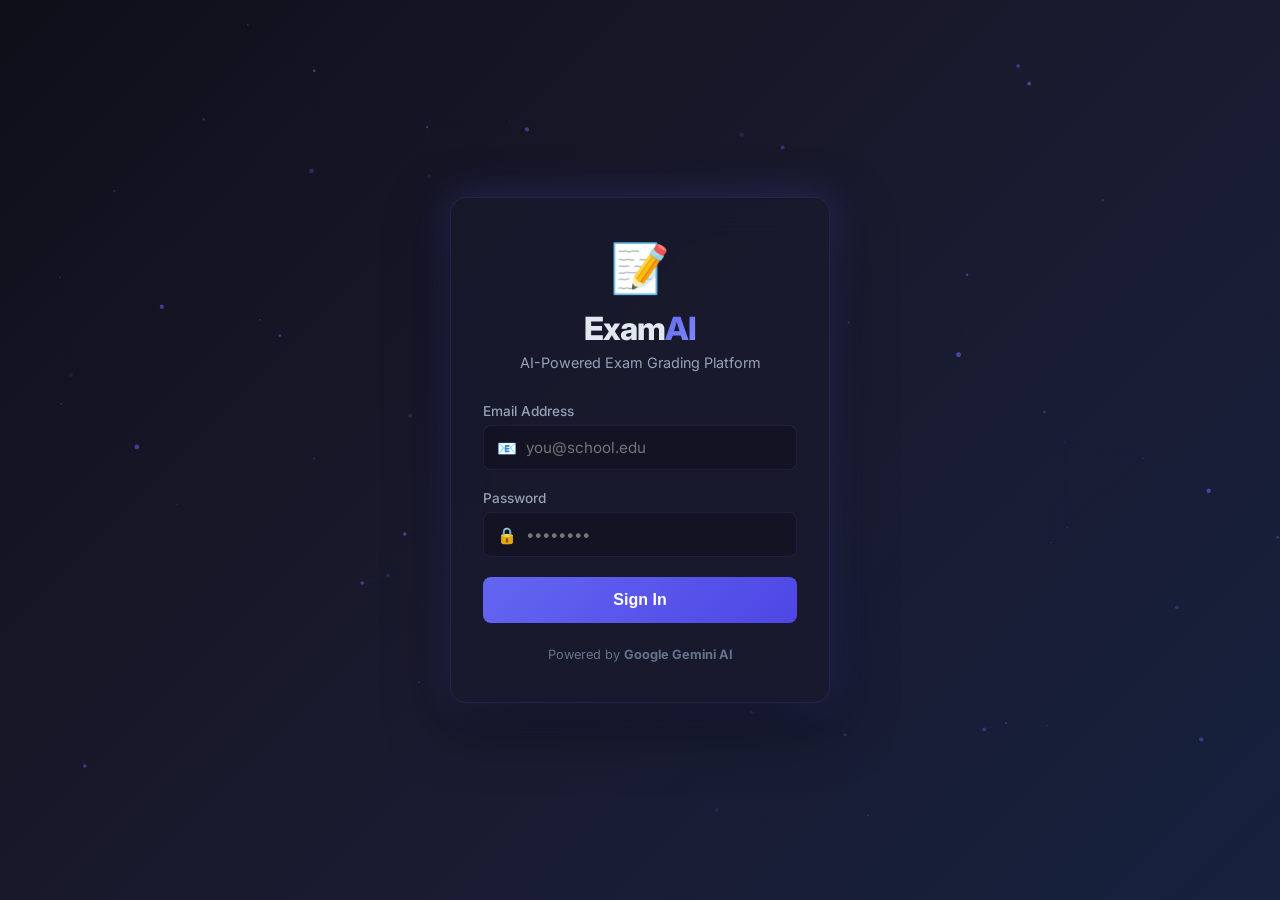
<file: frontend/index.html>
<!DOCTYPE html>
<html lang="en">

<head>
    <meta charset="UTF-8">
    <meta name="viewport" content="width=device-width, initial-scale=1.0">
    <meta name="description"
        content="ExamAI - AI-Powered Exam Grading Platform. Login to manage exams, submit answers, and view results.">
    <title>ExamAI — Login</title>
    <link rel="preconnect" href="https://fonts.googleapis.com">
    <link rel="preconnect" href="https://fonts.gstatic.com" crossorigin>
    <link href="https://fonts.googleapis.com/css2?family=Inter:wght@300;400;500;600;700;800&display=swap"
        rel="stylesheet">
    <link rel="stylesheet" href="css/style.css">
</head>

<body class="login-body">
    <canvas id="bgCanvas"></canvas>

    <div class="login-container">
        <div class="login-card">
            <div class="login-header">
                <span class="logo-icon">📝</span>
                <h1>Exam<span class="accent">AI</span></h1>
                <p class="tagline">AI-Powered Exam Grading Platform</p>
            </div>

            <form id="loginForm" class="login-form">
                <div class="form-group">
                    <label for="email">Email Address</label>
                    <div class="input-wrapper">
                        <span class="input-icon">📧</span>
                        <input type="email" id="email" placeholder="you@school.edu" required autocomplete="email">
                    </div>
                </div>

                <div class="form-group">
                    <label for="password">Password</label>
                    <div class="input-wrapper">
                        <span class="input-icon">🔒</span>
                        <input type="password" id="password" placeholder="••••••••" required
                            autocomplete="current-password">
                    </div>
                </div>

                <div id="loginError" class="form-error" style="display: none;"></div>

                <button type="submit" class="login-btn" id="loginBtn">
                    <span class="btn-text">Sign In</span>
                    <span class="btn-loading" style="display: none;">
                        <span class="spinner"></span> Signing in...
                    </span>
                </button>
            </form>

            <div class="login-footer">
                <p>Powered by <strong>Google Gemini AI</strong></p>
            </div>
        </div>
    </div>

    <script src="js/auth.js"></script>
    <script>
        // Redirect if already logged in
        if (Auth.isLoggedIn()) {
            Auth.redirectToDashboard();
        }

        document.getElementById('loginForm').addEventListener('submit', async (e) => {
            e.preventDefault();
            const email = document.getElementById('email').value;
            const password = document.getElementById('password').value;
            const errorEl = document.getElementById('loginError');
            const btn = document.getElementById('loginBtn');
            const btnText = btn.querySelector('.btn-text');
            const btnLoading = btn.querySelector('.btn-loading');

            errorEl.style.display = 'none';
            btnText.style.display = 'none';
            btnLoading.style.display = 'inline-flex';
            btn.disabled = true;

            try {
                await Auth.login(email, password);
                Auth.redirectToDashboard();
            } catch (err) {
                errorEl.textContent = err.message || 'Login failed';
                errorEl.style.display = 'block';
            } finally {
                btnText.style.display = 'inline';
                btnLoading.style.display = 'none';
                btn.disabled = false;
            }
        });
    </script>

    <!-- Background animation -->
    <script>
        const canvas = document.getElementById('bgCanvas');
        const ctx = canvas.getContext('2d');
        let particles = [];

        function resize() {
            canvas.width = window.innerWidth;
            canvas.height = window.innerHeight;
        }
        resize();
        window.addEventListener('resize', resize);

        class Particle {
            constructor() {
                this.x = Math.random() * canvas.width;
                this.y = Math.random() * canvas.height;
                this.size = Math.random() * 2 + 0.5;
                this.speedX = (Math.random() - 0.5) * 0.5;
                this.speedY = (Math.random() - 0.5) * 0.5;
                this.opacity = Math.random() * 0.5 + 0.1;
            }
            update() {
                this.x += this.speedX;
                this.y += this.speedY;
                if (this.x < 0 || this.x > canvas.width) this.speedX *= -1;
                if (this.y < 0 || this.y > canvas.height) this.speedY *= -1;
            }
            draw() {
                ctx.beginPath();
                ctx.arc(this.x, this.y, this.size, 0, Math.PI * 2);
                ctx.fillStyle = `rgba(99, 102, 241, ${this.opacity})`;
                ctx.fill();
            }
        }

        for (let i = 0; i < 60; i++) particles.push(new Particle());

        function animate() {
            ctx.clearRect(0, 0, canvas.width, canvas.height);
            particles.forEach(p => { p.update(); p.draw(); });
            // Draw connections
            for (let i = 0; i < particles.length; i++) {
                for (let j = i + 1; j < particles.length; j++) {
                    const dx = particles[i].x - particles[j].x;
                    const dy = particles[i].y - particles[j].y;
                    const dist = Math.sqrt(dx * dx + dy * dy);
                    if (dist < 120) {
                        ctx.beginPath();
                        ctx.moveTo(particles[i].x, particles[i].y);
                        ctx.lineTo(particles[j].x, particles[j].y);
                        ctx.strokeStyle = `rgba(99, 102, 241, ${0.1 * (1 - dist / 120)})`;
                        ctx.lineWidth = 0.5;
                        ctx.stroke();
                    }
                }
            }
            requestAnimationFrame(animate);
        }
        animate();
    </script>
</body>

</html>
</file>
<file: frontend/css/style.css>
/* ═══════════════════════════════════════════
   ExamAI v2 — Design System & Global Styles
   ═══════════════════════════════════════════ */

:root {
    /* Colors */
    --bg-primary: #0f0f1a;
    --bg-secondary: #1a1a2e;
    --bg-card: rgba(26, 26, 46, 0.8);
    --bg-card-hover: rgba(30, 30, 55, 0.9);
    --bg-input: rgba(15, 15, 30, 0.6);

    --accent: #6366f1;
    --accent-light: #818cf8;
    --accent-glow: rgba(99, 102, 241, 0.3);

    --success: #10b981;
    --success-bg: rgba(16, 185, 129, 0.1);
    --warning: #f59e0b;
    --warning-bg: rgba(245, 158, 11, 0.1);
    --danger: #ef4444;
    --danger-bg: rgba(239, 68, 68, 0.1);
    --info: #3b82f6;
    --info-bg: rgba(59, 130, 246, 0.1);

    --text-primary: #e2e8f0;
    --text-secondary: #94a3b8;
    --text-muted: #64748b;

    --border: rgba(99, 102, 241, 0.15);
    --border-hover: rgba(99, 102, 241, 0.35);

    /* Spacing */
    --radius: 12px;
    --radius-sm: 8px;
    --radius-lg: 16px;

    /* Transitions */
    --transition: all 0.3s cubic-bezier(0.4, 0, 0.2, 1);
}

* {
    margin: 0;
    padding: 0;
    box-sizing: border-box;
}

html,
body {
    font-family: 'Inter', -apple-system, BlinkMacSystemFont, sans-serif;
    background: var(--bg-primary);
    color: var(--text-primary);
    min-height: 100vh;
    -webkit-font-smoothing: antialiased;
}

#bgCanvas {
    position: fixed;
    top: 0;
    left: 0;
    width: 100%;
    height: 100%;
    z-index: 0;
    pointer-events: none;
}

/* ── Login Page ── */

.login-body {
    display: flex;
    align-items: center;
    justify-content: center;
    min-height: 100vh;
    background: linear-gradient(135deg, #0f0f1a 0%, #1a1a2e 50%, #16213e 100%);
}

.login-container {
    position: relative;
    z-index: 1;
    width: 100%;
    max-width: 420px;
    padding: 20px;
}

.login-card {
    background: var(--bg-card);
    backdrop-filter: blur(20px);
    border: 1px solid var(--border);
    border-radius: var(--radius-lg);
    padding: 40px 32px;
    box-shadow: 0 20px 60px rgba(0, 0, 0, 0.5), 0 0 40px var(--accent-glow);
}

.login-header {
    text-align: center;
    margin-bottom: 32px;
}

.login-header .logo-icon {
    font-size: 48px;
    display: block;
    margin-bottom: 12px;
}

.login-header h1 {
    font-size: 2rem;
    font-weight: 800;
    letter-spacing: -1px;
}

.accent {
    background: linear-gradient(135deg, var(--accent), var(--accent-light));
    -webkit-background-clip: text;
    -webkit-text-fill-color: transparent;
    background-clip: text;
}

.tagline {
    color: var(--text-secondary);
    font-size: 0.9rem;
    margin-top: 6px;
}

/* ── Forms ── */

.form-group {
    margin-bottom: 20px;
}

.form-group label {
    display: block;
    font-size: 0.85rem;
    font-weight: 500;
    color: var(--text-secondary);
    margin-bottom: 6px;
}

.input-wrapper {
    position: relative;
    display: flex;
    align-items: center;
}

.input-icon {
    position: absolute;
    left: 14px;
    font-size: 1rem;
    z-index: 1;
}

.input-wrapper input,
.input-wrapper select {
    width: 100%;
    padding: 12px 14px 12px 42px;
    background: var(--bg-input);
    border: 1px solid var(--border);
    border-radius: var(--radius-sm);
    color: var(--text-primary);
    font-size: 0.95rem;
    font-family: inherit;
    transition: var(--transition);
    outline: none;
}

.input-wrapper input:focus,
.input-wrapper select:focus {
    border-color: var(--accent);
    box-shadow: 0 0 0 3px var(--accent-glow);
}

input,
select,
textarea {
    width: 100%;
    padding: 10px 14px;
    background: var(--bg-input);
    border: 1px solid var(--border);
    border-radius: var(--radius-sm);
    color: var(--text-primary);
    font-size: 0.9rem;
    font-family: inherit;
    transition: var(--transition);
    outline: none;
}

input:focus,
select:focus,
textarea:focus {
    border-color: var(--accent);
    box-shadow: 0 0 0 3px var(--accent-glow);
}

.form-error {
    background: var(--danger-bg);
    color: var(--danger);
    padding: 10px 14px;
    border-radius: var(--radius-sm);
    font-size: 0.85rem;
    margin-bottom: 16px;
    border: 1px solid rgba(239, 68, 68, 0.2);
}

/* ── Buttons ── */

.login-btn,
.btn-primary {
    width: 100%;
    padding: 14px;
    background: linear-gradient(135deg, var(--accent), #4f46e5);
    color: white;
    border: none;
    border-radius: var(--radius-sm);
    font-size: 1rem;
    font-weight: 600;
    cursor: pointer;
    transition: var(--transition);
    display: flex;
    align-items: center;
    justify-content: center;
    gap: 8px;
}

.login-btn:hover,
.btn-primary:hover {
    transform: translateY(-1px);
    box-shadow: 0 8px 25px var(--accent-glow);
}

.login-btn:disabled,
.btn-primary:disabled {
    opacity: 0.6;
    cursor: not-allowed;
    transform: none;
}

.btn-secondary {
    padding: 10px 20px;
    background: transparent;
    color: var(--accent-light);
    border: 1px solid var(--border);
    border-radius: var(--radius-sm);
    font-size: 0.9rem;
    font-weight: 500;
    cursor: pointer;
    transition: var(--transition);
}

.btn-secondary:hover {
    background: var(--accent-glow);
    border-color: var(--accent);
}

.btn-danger {
    padding: 8px 16px;
    background: var(--danger-bg);
    color: var(--danger);
    border: 1px solid rgba(239, 68, 68, 0.2);
    border-radius: var(--radius-sm);
    font-size: 0.85rem;
    cursor: pointer;
    transition: var(--transition);
}

.btn-danger:hover {
    background: rgba(239, 68, 68, 0.2);
}

.btn-success {
    padding: 8px 16px;
    background: var(--success-bg);
    color: var(--success);
    border: 1px solid rgba(16, 185, 129, 0.2);
    border-radius: var(--radius-sm);
    font-size: 0.85rem;
    cursor: pointer;
    transition: var(--transition);
}

.btn-success:hover {
    background: rgba(16, 185, 129, 0.2);
}

.btn-sm {
    padding: 6px 12px;
    font-size: 0.8rem;
}

.btn-icon {
    padding: 8px;
    background: transparent;
    border: 1px solid var(--border);
    border-radius: var(--radius-sm);
    color: var(--text-secondary);
    cursor: pointer;
    transition: var(--transition);
    font-size: 1rem;
}

.btn-icon:hover {
    background: var(--accent-glow);
    color: var(--accent-light);
    border-color: var(--accent);
}

/* ── Spinner ── */

.spinner {
    display: inline-block;
    width: 16px;
    height: 16px;
    border: 2px solid rgba(255, 255, 255, 0.3);
    border-top-color: white;
    border-radius: 50%;
    animation: spin 0.6s linear infinite;
}

@keyframes spin {
    to {
        transform: rotate(360deg);
    }
}

.login-footer {
    text-align: center;
    margin-top: 24px;
    color: var(--text-muted);
    font-size: 0.8rem;
}

/* ═══════════════════════════════════
   Dashboard Layout
   ═══════════════════════════════════ */

.dashboard {
    display: flex;
    min-height: 100vh;
}

/* Sidebar */
.sidebar {
    width: 260px;
    background: var(--bg-secondary);
    border-right: 1px solid var(--border);
    padding: 24px 0;
    display: flex;
    flex-direction: column;
    position: fixed;
    top: 0;
    left: 0;
    height: 100vh;
    z-index: 10;
}

.sidebar-header {
    padding: 0 20px 24px;
    border-bottom: 1px solid var(--border);
    text-align: center;
}

.sidebar-header h1 {
    font-size: 1.4rem;
    font-weight: 800;
}

.sidebar-header .role-badge {
    display: inline-block;
    padding: 4px 12px;
    border-radius: 20px;
    font-size: 0.7rem;
    font-weight: 600;
    text-transform: uppercase;
    letter-spacing: 1px;
    margin-top: 8px;
}

.role-admin {
    background: var(--danger-bg);
    color: var(--danger);
    border: 1px solid rgba(239, 68, 68, 0.2);
}

.role-teacher {
    background: var(--info-bg);
    color: var(--info);
    border: 1px solid rgba(59, 130, 246, 0.2);
}

.role-student {
    background: var(--success-bg);
    color: var(--success);
    border: 1px solid rgba(16, 185, 129, 0.2);
}

.sidebar-nav {
    flex: 1;
    padding: 16px 0;
    overflow-y: auto;
}

.nav-item {
    display: flex;
    align-items: center;
    gap: 12px;
    padding: 12px 20px;
    color: var(--text-secondary);
    cursor: pointer;
    transition: var(--transition);
    font-size: 0.9rem;
    border-left: 3px solid transparent;
}

.nav-item:hover {
    background: rgba(99, 102, 241, 0.05);
    color: var(--text-primary);
}

.nav-item.active {
    color: var(--accent-light);
    background: rgba(99, 102, 241, 0.1);
    border-left-color: var(--accent);
}

.nav-item .nav-icon {
    font-size: 1.1rem;
    width: 24px;
    text-align: center;
}

.nav-item .badge {
    margin-left: auto;
    background: var(--danger);
    color: white;
    font-size: 0.7rem;
    font-weight: 700;
    padding: 2px 8px;
    border-radius: 10px;
    min-width: 20px;
    text-align: center;
}

.sidebar-footer {
    padding: 16px 20px;
    border-top: 1px solid var(--border);
}

.user-info {
    display: flex;
    align-items: center;
    gap: 10px;
    margin-bottom: 12px;
}

.user-avatar {
    width: 36px;
    height: 36px;
    border-radius: 50%;
    background: linear-gradient(135deg, var(--accent), var(--accent-light));
    display: flex;
    align-items: center;
    justify-content: center;
    font-weight: 700;
    font-size: 0.85rem;
}

.user-name {
    font-size: 0.85rem;
    font-weight: 500;
}

.user-email {
    font-size: 0.75rem;
    color: var(--text-muted);
}

.logout-btn {
    width: 100%;
    padding: 8px;
    background: transparent;
    border: 1px solid var(--border);
    border-radius: var(--radius-sm);
    color: var(--text-secondary);
    font-size: 0.85rem;
    cursor: pointer;
    transition: var(--transition);
}

.logout-btn:hover {
    border-color: var(--danger);
    color: var(--danger);
    background: var(--danger-bg);
}

/* Main Content */
.main-content {
    flex: 1;
    margin-left: 260px;
    padding: 32px;
    position: relative;
    z-index: 1;
}

.page-header {
    margin-bottom: 28px;
}

.page-header h2 {
    font-size: 1.6rem;
    font-weight: 700;
    margin-bottom: 4px;
}

.page-header p {
    color: var(--text-secondary);
    font-size: 0.9rem;
}

/* ── Stats Grid ── */

.stats-grid {
    display: grid;
    grid-template-columns: repeat(auto-fit, minmax(200px, 1fr));
    gap: 16px;
    margin-bottom: 32px;
}

.stat-card {
    background: var(--bg-card);
    border: 1px solid var(--border);
    border-radius: var(--radius);
    padding: 20px;
    transition: var(--transition);
}

.stat-card:hover {
    border-color: var(--border-hover);
    transform: translateY(-2px);
    box-shadow: 0 8px 30px rgba(0, 0, 0, 0.3);
}

.stat-icon {
    font-size: 1.5rem;
    margin-bottom: 8px;
}

.stat-value {
    font-size: 1.8rem;
    font-weight: 700;
    background: linear-gradient(135deg, var(--accent-light), #a78bfa);
    -webkit-background-clip: text;
    -webkit-text-fill-color: transparent;
    background-clip: text;
}

.stat-label {
    font-size: 0.8rem;
    color: var(--text-muted);
    text-transform: uppercase;
    letter-spacing: 0.5px;
    margin-top: 4px;
}

/* ── Content Card ── */

.content-card {
    background: var(--bg-card);
    border: 1px solid var(--border);
    border-radius: var(--radius);
    padding: 24px;
    margin-bottom: 24px;
}

.content-card-header {
    display: flex;
    align-items: center;
    justify-content: space-between;
    margin-bottom: 20px;
    padding-bottom: 16px;
    border-bottom: 1px solid var(--border);
}

.content-card-header h3 {
    font-size: 1.1rem;
    font-weight: 600;
}

/* ── Table ── */

.data-table {
    width: 100%;
    border-collapse: collapse;
    font-size: 0.9rem;
}

.data-table th {
    text-align: left;
    padding: 12px 16px;
    color: var(--text-muted);
    font-weight: 500;
    font-size: 0.8rem;
    text-transform: uppercase;
    letter-spacing: 0.5px;
    border-bottom: 1px solid var(--border);
}

.data-table td {
    padding: 14px 16px;
    border-bottom: 1px solid rgba(99, 102, 241, 0.07);
    vertical-align: middle;
}

.data-table tr:hover td {
    background: rgba(99, 102, 241, 0.03);
}

.data-table .status {
    display: inline-block;
    padding: 4px 10px;
    border-radius: 20px;
    font-size: 0.75rem;
    font-weight: 600;
    text-transform: capitalize;
}

.status-active,
.status-graded,
.status-resolved {
    background: var(--success-bg);
    color: var(--success);
}

.status-draft,
.status-pending {
    background: var(--warning-bg);
    color: var(--warning);
}

.status-closed,
.status-processing,
.status-under_review {
    background: var(--info-bg);
    color: var(--info);
}

.status-error,
.status-rejected,
.status-open {
    background: var(--danger-bg);
    color: var(--danger);
}

.status-grading {
    background: var(--info-bg);
    color: var(--info);
}

/* ── Modal ── */

.modal-overlay {
    display: none;
    position: fixed;
    inset: 0;
    background: rgba(0, 0, 0, 0.7);
    backdrop-filter: blur(4px);
    z-index: 100;
    animation: fadeIn 0.2s ease;
}

.modal-overlay.show {
    display: flex;
    align-items: center;
    justify-content: center;
}

.modal {
    background: var(--bg-secondary);
    border: 1px solid var(--border);
    border-radius: var(--radius-lg);
    padding: 32px;
    width: 90%;
    max-width: 500px;
    max-height: 90vh;
    overflow-y: auto;
    animation: slideUp 0.3s ease;
    position: relative;
}

.modal-xl {
    max-width: 1100px;
    width: 95%;
}

.modal-split {
    display: flex;
    gap: 24px;
    align-items: stretch;
}

.modal-side-form {
    flex: 1;
}

.modal-side-preview {
    flex: 1.5;
    background: #111;
    border-radius: var(--radius);
    overflow: hidden;
    min-height: 500px;
    display: flex;
    flex-direction: column;
}

.pdf-header {
    background: #222;
    padding: 10px 16px;
    display: flex;
    justify-content: space-between;
    align-items: center;
    border-bottom: 1px solid #333;
}

.pdf-iframe {
    width: 100%;
    flex: 1;
    border: none;
}

.modal-close-btn {
    position: absolute;
    top: 20px;
    right: 20px;
    background: none;
    border: none;
    color: var(--text-muted);
    font-size: 1.5rem;
    cursor: pointer;
    transition: var(--transition);
}

.modal-close-btn:hover {
    color: var(--text-primary);
}

.modal h3 {
    font-size: 1.2rem;
    margin-bottom: 20px;
}

.modal .form-group {
    margin-bottom: 16px;
}

.modal .form-group label {
    display: block;
    font-size: 0.85rem;
    color: var(--text-secondary);
    margin-bottom: 6px;
}

.modal-actions {
    display: flex;
    gap: 12px;
    justify-content: flex-end;
    margin-top: 24px;
}

@keyframes fadeIn {
    from {
        opacity: 0;
    }

    to {
        opacity: 1;
    }
}

@keyframes slideUp {
    from {
        opacity: 0;
        transform: translateY(20px);
    }

    to {
        opacity: 1;
        transform: translateY(0);
    }
}

/* ── Empty State ── */

.empty-state {
    text-align: center;
    padding: 48px 20px;
    color: var(--text-muted);
}

.empty-state .empty-icon {
    font-size: 3rem;
    margin-bottom: 12px;
    opacity: 0.5;
}

.empty-state p {
    font-size: 0.95rem;
}

/* ── Toast Notifications ── */

.toast-container {
    position: fixed;
    bottom: 24px;
    right: 24px;
    z-index: 200;
    display: flex;
    flex-direction: column;
    gap: 8px;
}

.toast {
    padding: 14px 20px;
    border-radius: var(--radius-sm);
    font-size: 0.9rem;
    animation: slideIn 0.3s ease, fadeOut 0.3s ease 2.7s;
    max-width: 400px;
    box-shadow: 0 8px 30px rgba(0, 0, 0, 0.3);
}

.toast-success {
    background: var(--success);
    color: white;
}

.toast-error {
    background: var(--danger);
    color: white;
}

.toast-info {
    background: var(--info);
    color: white;
}

@keyframes slideIn {
    from {
        opacity: 0;
        transform: translateX(50px);
    }

    to {
        opacity: 1;
        transform: translateX(0);
    }
}

@keyframes fadeOut {
    to {
        opacity: 0;
        transform: translateY(10px);
    }
}

/* ── Score Circle ── */

.score-display {
    display: inline-flex;
    align-items: center;
    gap: 4px;
    font-weight: 600;
}

.score-display.high {
    color: var(--success);
}

.score-display.medium {
    color: var(--warning);
}

.score-display.low {
    color: var(--danger);
}

/* ── Responsive ── */

@media (max-width: 768px) {
    .sidebar {
        width: 70px;
        padding: 16px 0;
    }

    .sidebar-header h1,
    .sidebar-header .tagline,
    .nav-item span:not(.nav-icon),
    .sidebar-footer .user-info div,
    .sidebar-header .role-badge {
        display: none;
    }

    .nav-item {
        justify-content: center;
        padding: 12px;
    }

    .main-content {
        margin-left: 70px;
        padding: 20px;
    }

    .stats-grid {
        grid-template-columns: repeat(2, 1fr);
    }
}

/* ── File upload zone ── */

.upload-zone-mini {
    border: 2px dashed var(--border);
    border-radius: var(--radius-sm);
    padding: 20px;
    text-align: center;
    cursor: pointer;
    transition: var(--transition);
    color: var(--text-secondary);
    font-size: 0.9rem;
}

.upload-zone-mini:hover {
    border-color: var(--accent);
    background: rgba(99, 102, 241, 0.05);
    color: var(--accent-light);
}

.upload-zone-mini.dragover {
    border-color: var(--accent);
    background: rgba(99, 102, 241, 0.1);
}

/* ── Grading Result Detail ── */

.result-detail {
    margin-top: 16px;
}

.question-result {
    background: var(--bg-input);
    border: 1px solid var(--border);
    border-radius: var(--radius-sm);
    padding: 16px;
    margin-bottom: 12px;
}

.question-result-header {
    display: flex;
    justify-content: space-between;
    align-items: center;
    margin-bottom: 8px;
}

.question-result-header h4 {
    font-size: 0.95rem;
}

.question-result p {
    font-size: 0.85rem;
    color: var(--text-secondary);
    line-height: 1.5;
    margin-top: 6px;
}

.question-result .label {
    font-weight: 600;
    color: var(--text-muted);
    font-size: 0.75rem;
    text-transform: uppercase;
    letter-spacing: 0.5px;
}

/* ── Tabs ── */

.tab-bar {
    display: flex;
    gap: 0;
    border-bottom: 1px solid var(--border);
    margin-bottom: 20px;
}

.tab-item {
    padding: 10px 20px;
    cursor: pointer;
    color: var(--text-secondary);
    font-size: 0.9rem;
    font-weight: 500;
    border-bottom: 2px solid transparent;
    transition: var(--transition);
}

.tab-item:hover {
    color: var(--text-primary);
}

.tab-item.active {
    color: var(--accent-light);
    border-bottom-color: var(--accent);
}
</file>
